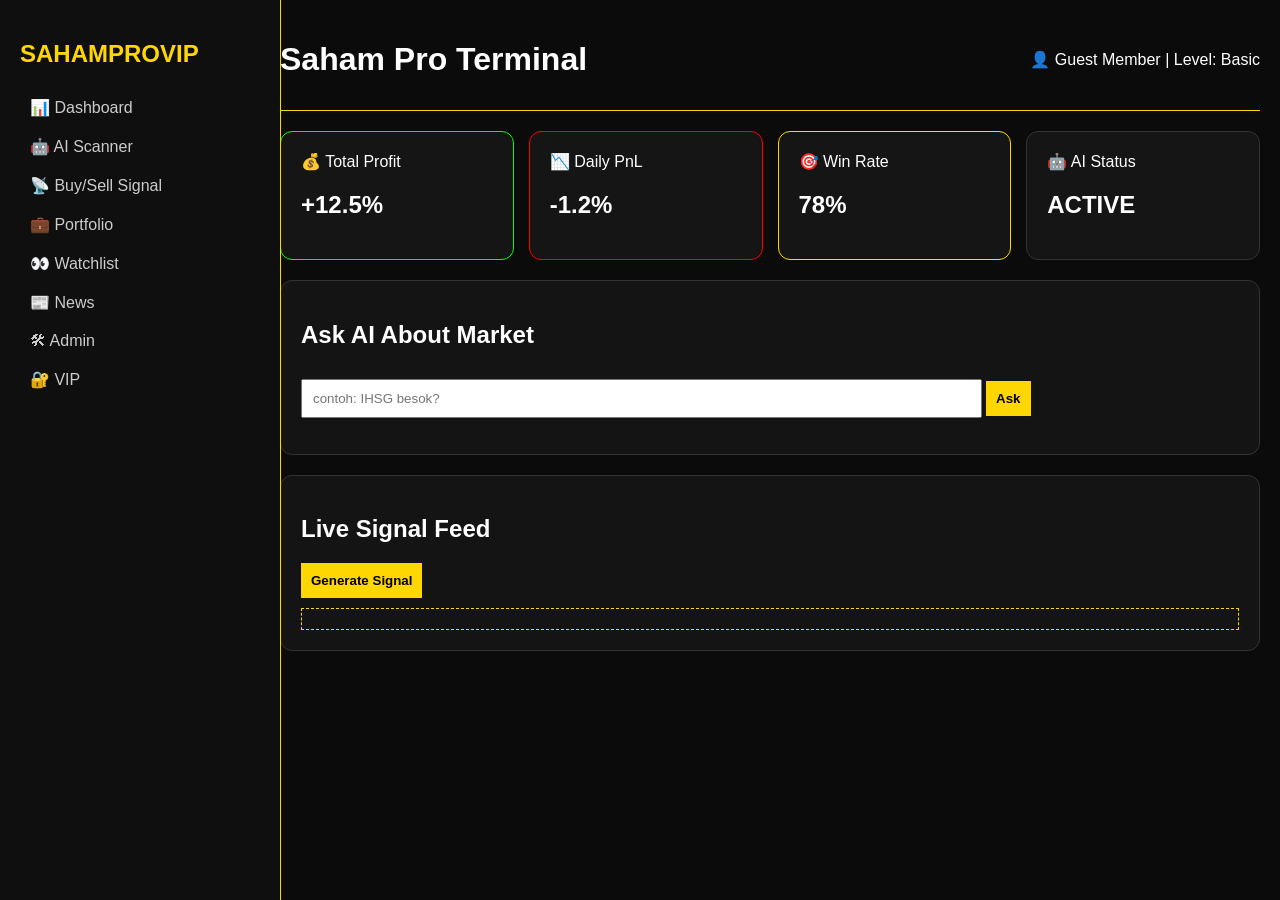
<file: index.html>
<!DOCTYPE html>
<html lang="id">
<head>
  <meta charset="UTF-8">
  <title>Saham Pro Terminal</title>
  <link rel="stylesheet" href="style.css">
</head>

<body>

<!-- SIDEBAR -->
<div class="sidebar">
  <h2 class="logo">SAHAMPROVIP</h2>

  <a href="index.html">📊 Dashboard</a>
  <a href="scanner.html">🤖 AI Scanner</a>
  <a href="signal.html">📡 Buy/Sell Signal</a>
  <a href="portfolio.html">💼 Portfolio</a>
  <a href="watchlist.html">👀 Watchlist</a>
  <a href="news.html">📰 News</a>
  <a href="admin.html">🛠 Admin</a>
  <a href="vip.html">🔐 VIP</a>
</div>

<!-- MAIN CONTENT -->
<div class="main">

  <div class="topbar">
    <h1>Saham Pro Terminal</h1>
    <div class="userbox">
      👤 Guest Member | Level: Basic
    </div>
  </div>

  <!-- MARKET CARDS -->
  <div class="grid">
    <div class="card green">
      💰 Total Profit<br>
      <h2 id="profit">+12.5%</h2>
    </div>

    <div class="card red">
      📉 Daily PnL<br>
      <h2 id="pnl">-1.2%</h2>
    </div>

    <div class="card gold">
      🎯 Win Rate<br>
      <h2>78%</h2>
    </div>

    <div class="card">
      🤖 AI Status<br>
      <h2>ACTIVE</h2>
    </div>
  </div>

  <!-- AI BOX -->
  <div class="panel">
    <h2>Ask AI About Market</h2>

    <input id="aiInput" placeholder="contoh: IHSG besok?" />
    <button onclick="askAI()">Ask</button>

    <p id="aiAnswer"></p>
  </div>

  <!-- LIVE SIGNAL -->
  <div class="panel">
    <h2>Live Signal Feed</h2>
    <button onclick="generateSignal()">Generate Signal</button>
    <div id="signalBox"></div>
  </div>

</div>

<script src="script.js"></script>
</body>
</html>
</file>
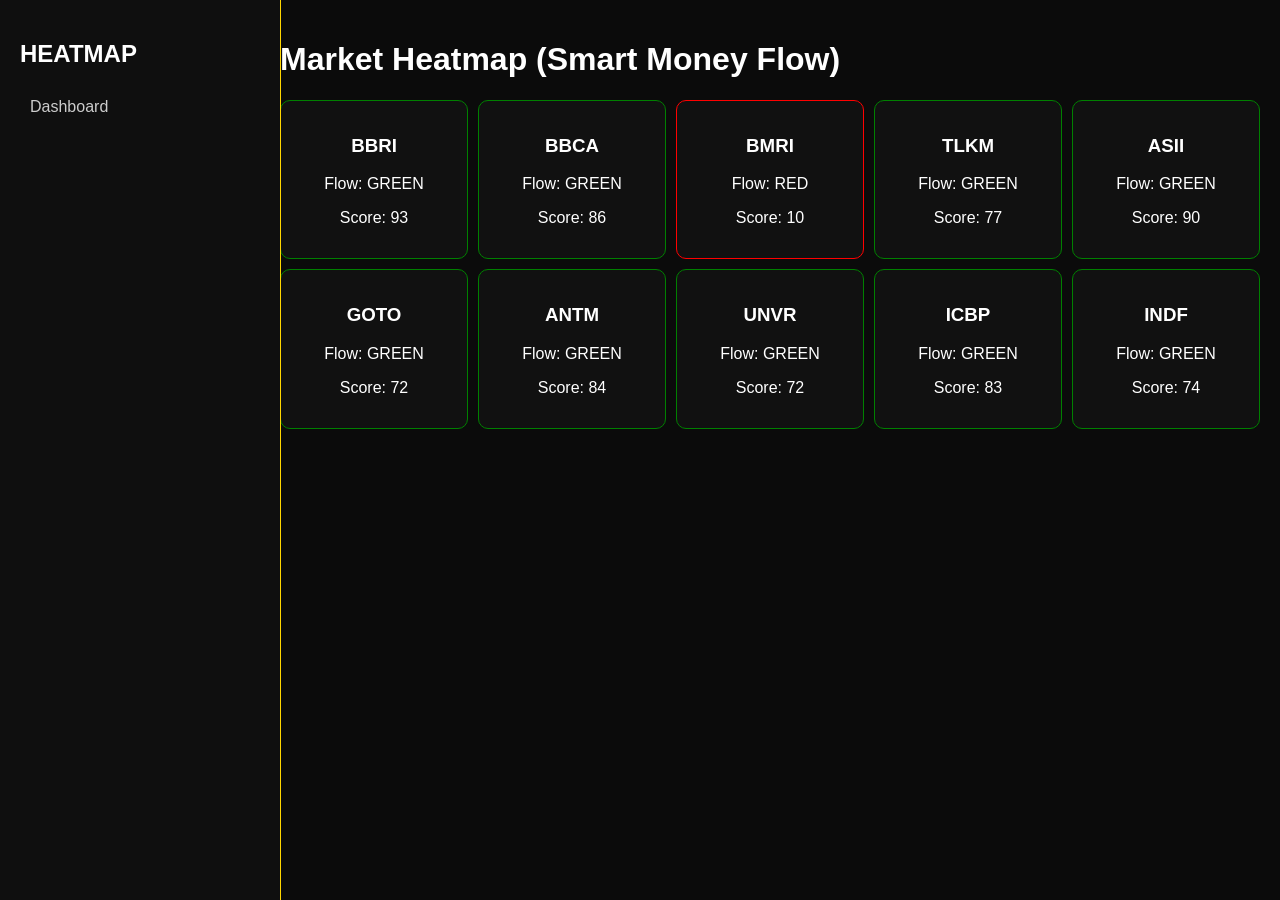
<file: heatmap.html>
<!DOCTYPE html>
<html>
<head>
  <meta charset="UTF-8">
  <title>Market Heatmap</title>
  <link rel="stylesheet" href="style.css">
</head>
<body>

<div class="sidebar">
  <h2>HEATMAP</h2>
  <a href="index.html">Dashboard</a>
</div>

<div class="main">

  <h1>Market Heatmap (Smart Money Flow)</h1>

  <div id="heatmap" class="heatmap"></div>

</div>

<script src="script.js"></script>
</body>
</html>
</file>
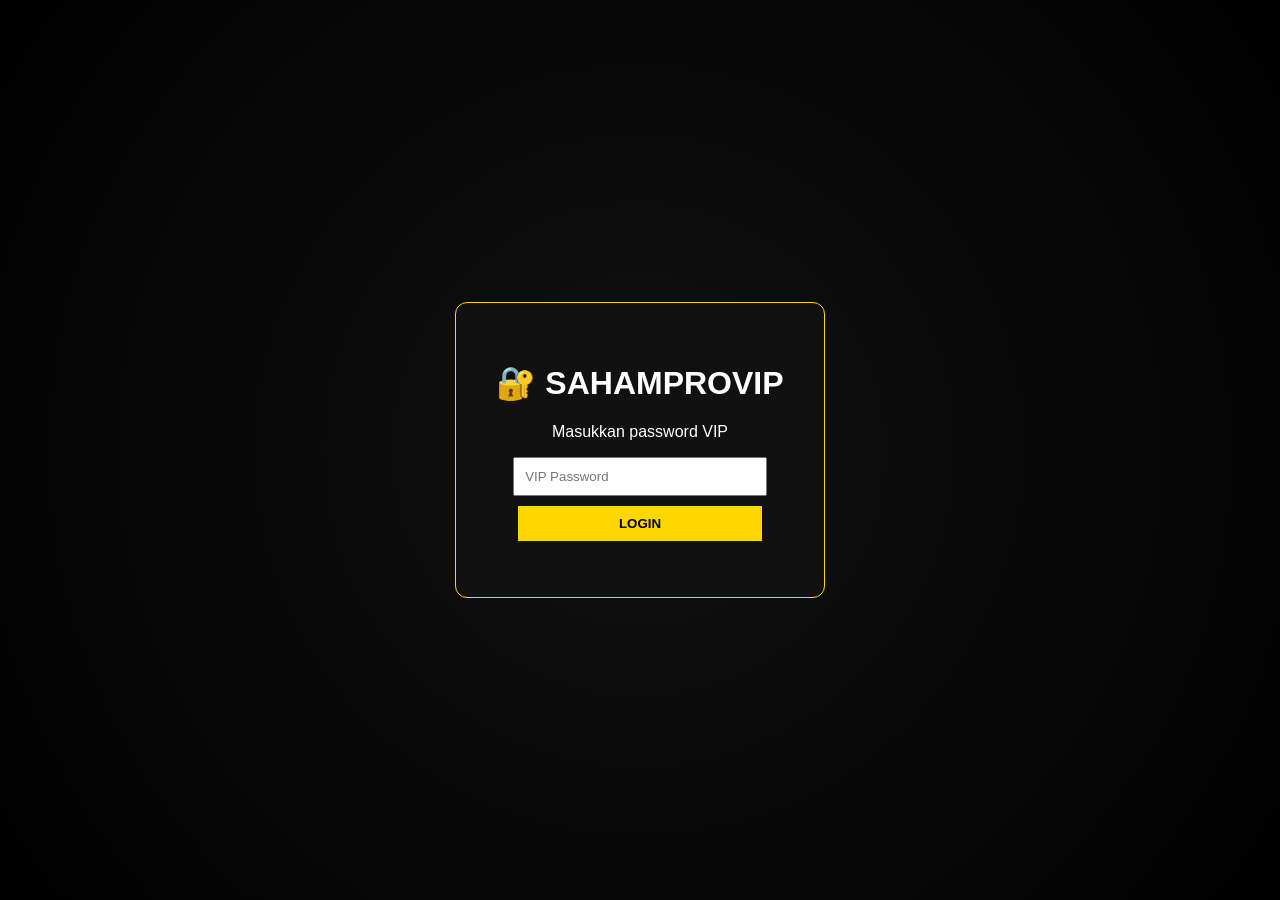
<file: login.html>
<!DOCTYPE html>
<html lang="id">
<head>
  <meta charset="UTF-8">
  <title>VIP Login - Saham Pro</title>
  <link rel="stylesheet" href="style.css">
</head>
<body class="login-body">

<div class="login-box">
  <h1>🔐 SAHAMPROVIP</h1>
  <p>Masukkan password VIP</p>

  <input id="pass" type="password" placeholder="VIP Password">
  <button onclick="login()">LOGIN</button>

  <p id="msg"></p>
</div>

<script src="auth.js"></script>
</body>
</html>
</file>
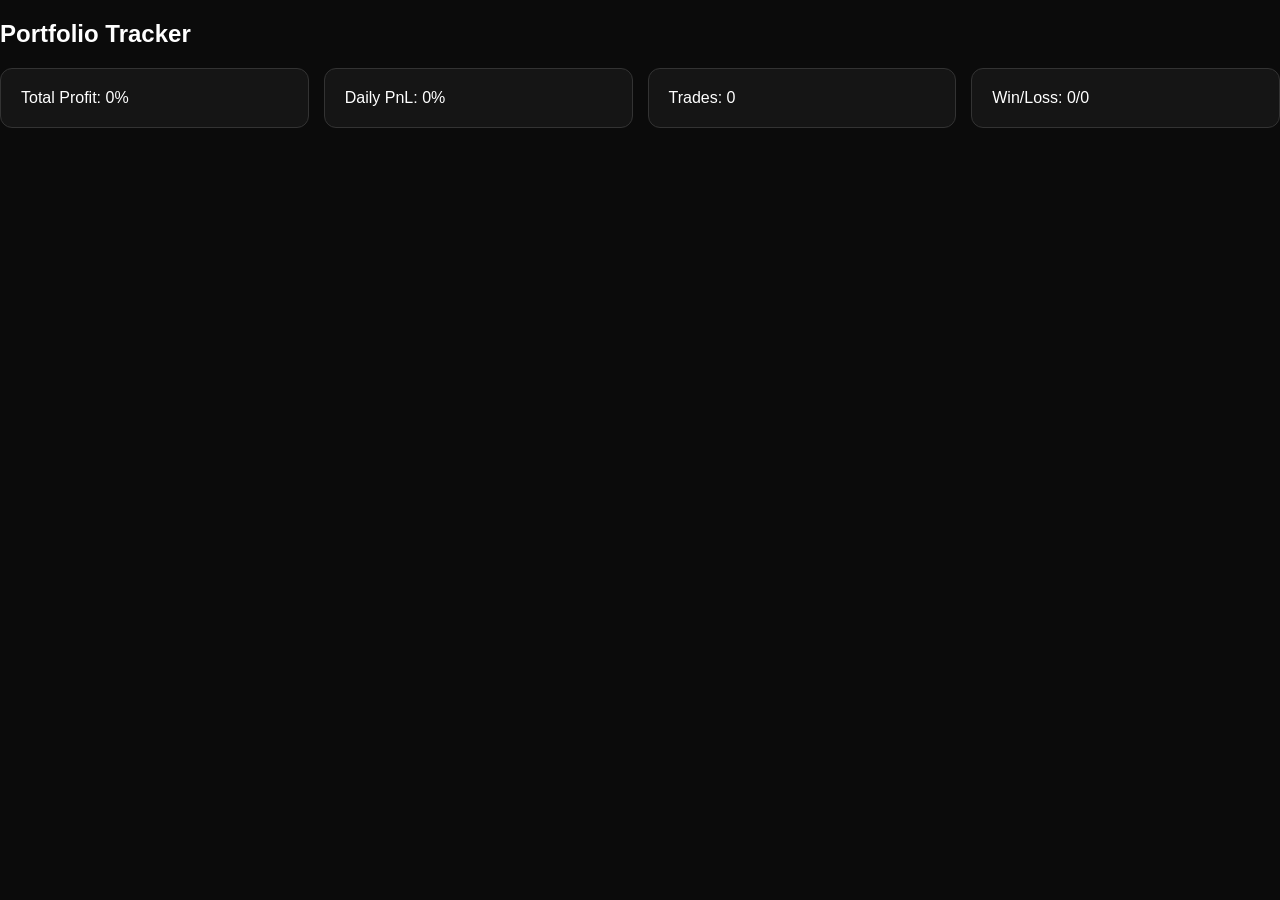
<file: portofolio.html>
<!DOCTYPE html>
<html>
<head>
  <meta charset="UTF-8">
  <title>Portfolio</title>
  <link rel="stylesheet" href="style.css">
</head>
<body>

<nav class="navbar">
  <h1>Portfolio Tracker</h1>
</nav>

<section class="grid">
  <div class="card">Total Profit: <span id="totalProfit">0</span>%</div>
  <div class="card">Daily PnL: <span id="dailyPnl">0</span>%</div>
  <div class="card">Trades: <span id="trades">0</span></div>
  <div class="card">Win/Loss: <span id="winloss">0/0</span></div>
</section>

<script src="script.js"></script>
</body>
</html>
</file>
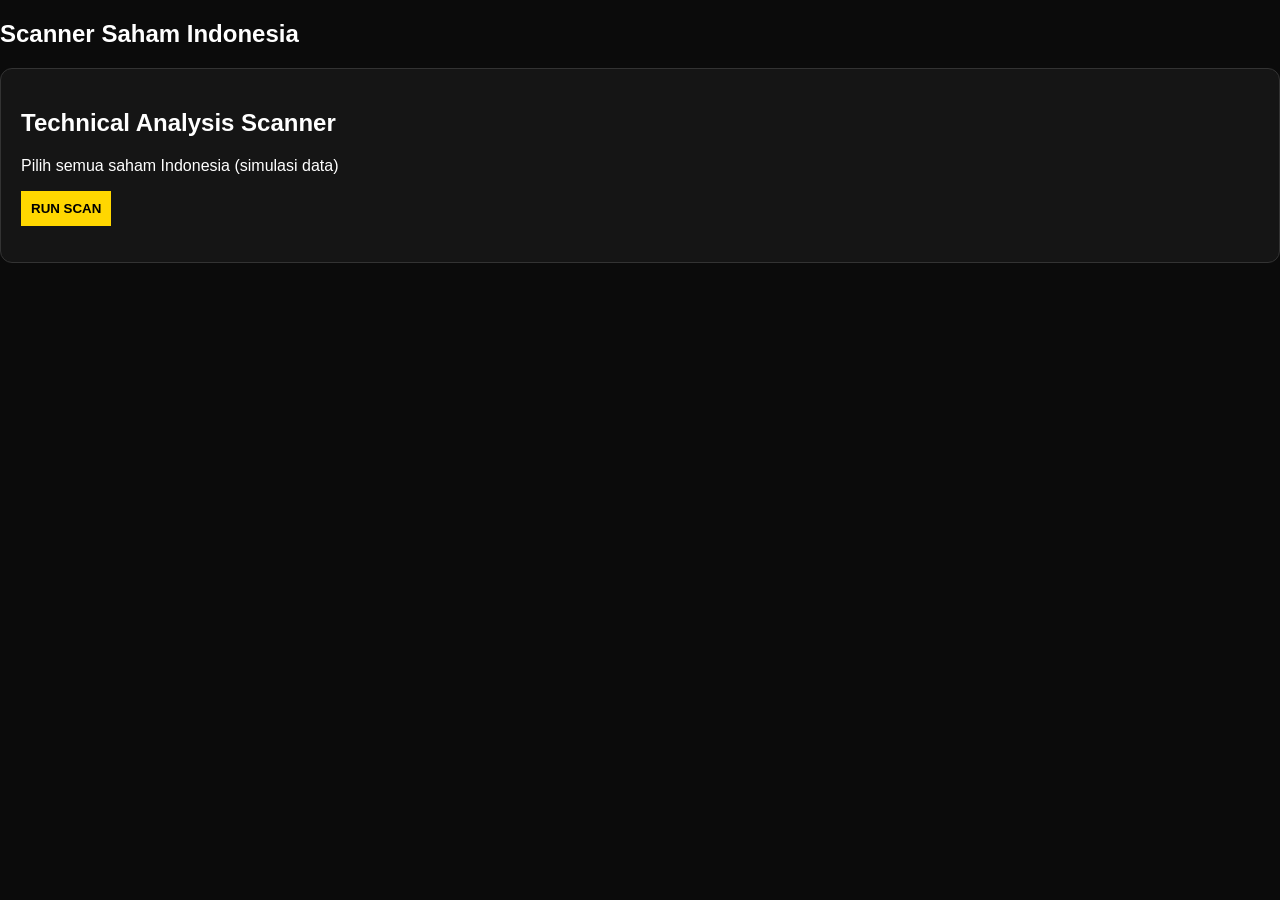
<file: scanner.html>
<!DOCTYPE html>
<html>
<head>
  <meta charset="UTF-8">
  <title>Scanner</title>
  <link rel="stylesheet" href="style.css">
</head>
<body>

<nav class="navbar">
  <h1>Scanner Saham Indonesia</h1>
</nav>

<section class="card">
  <h2>Technical Analysis Scanner</h2>
  <p>Pilih semua saham Indonesia (simulasi data)</p>

  <button onclick="scan()">RUN SCAN</button>

  <ul id="scanResult"></ul>
</section>

<script src="script.js"></script>
</body>
</html>
</file>
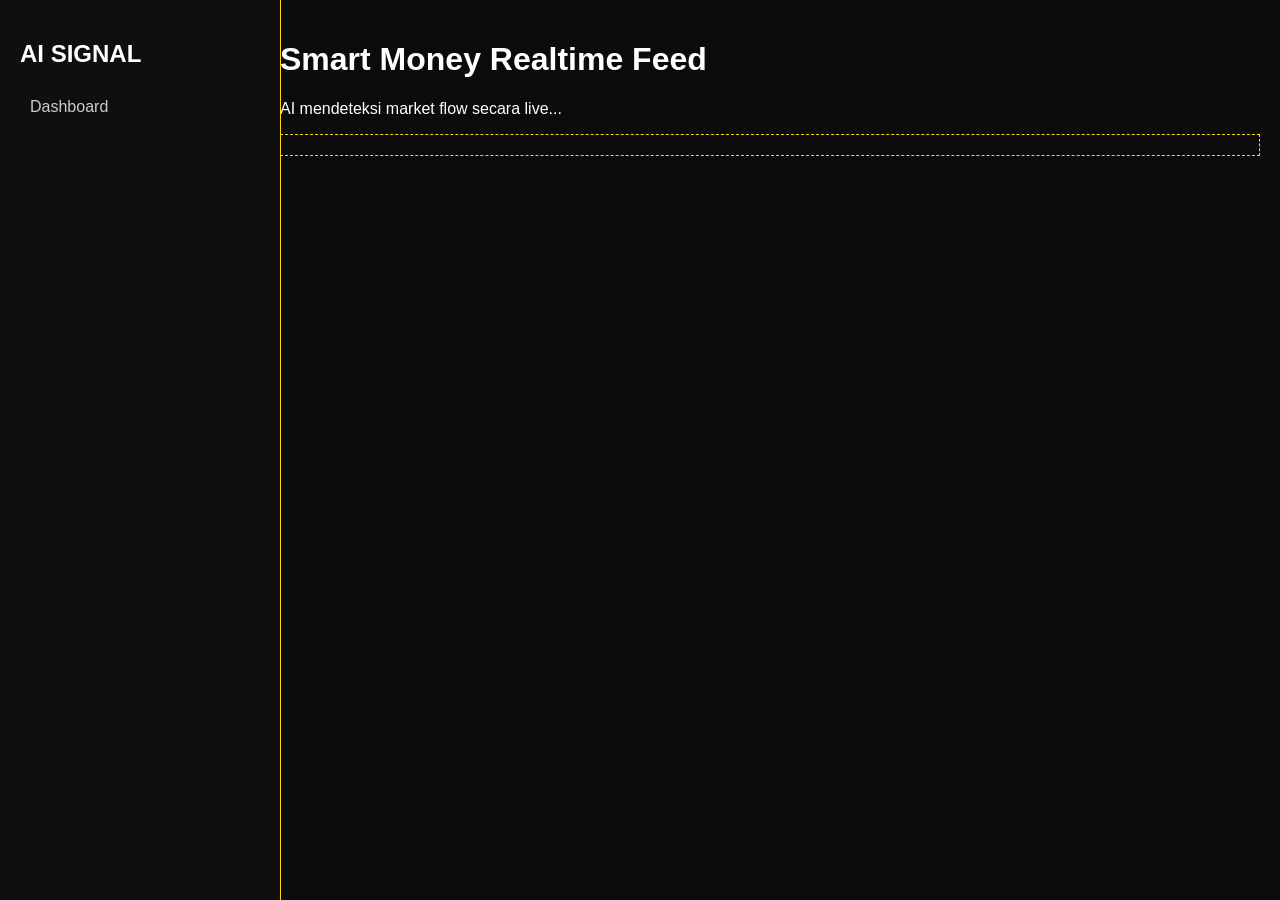
<file: signal.html>
<!DOCTYPE html>
<html>
<head>
  <title>AI Smart Money Signal</title>
  <link rel="stylesheet" href="style.css">
</head>
<body>

<div class="sidebar">
  <h2>AI SIGNAL</h2>
  <a href="index.html">Dashboard</a>
</div>

<div class="main">
  <h1>Smart Money Realtime Feed</h1>

  <p>AI mendeteksi market flow secara live...</p>

  <div id="signalBox"></div>
</div>

<script src="script.js"></script>
</body>
</html>
</file>
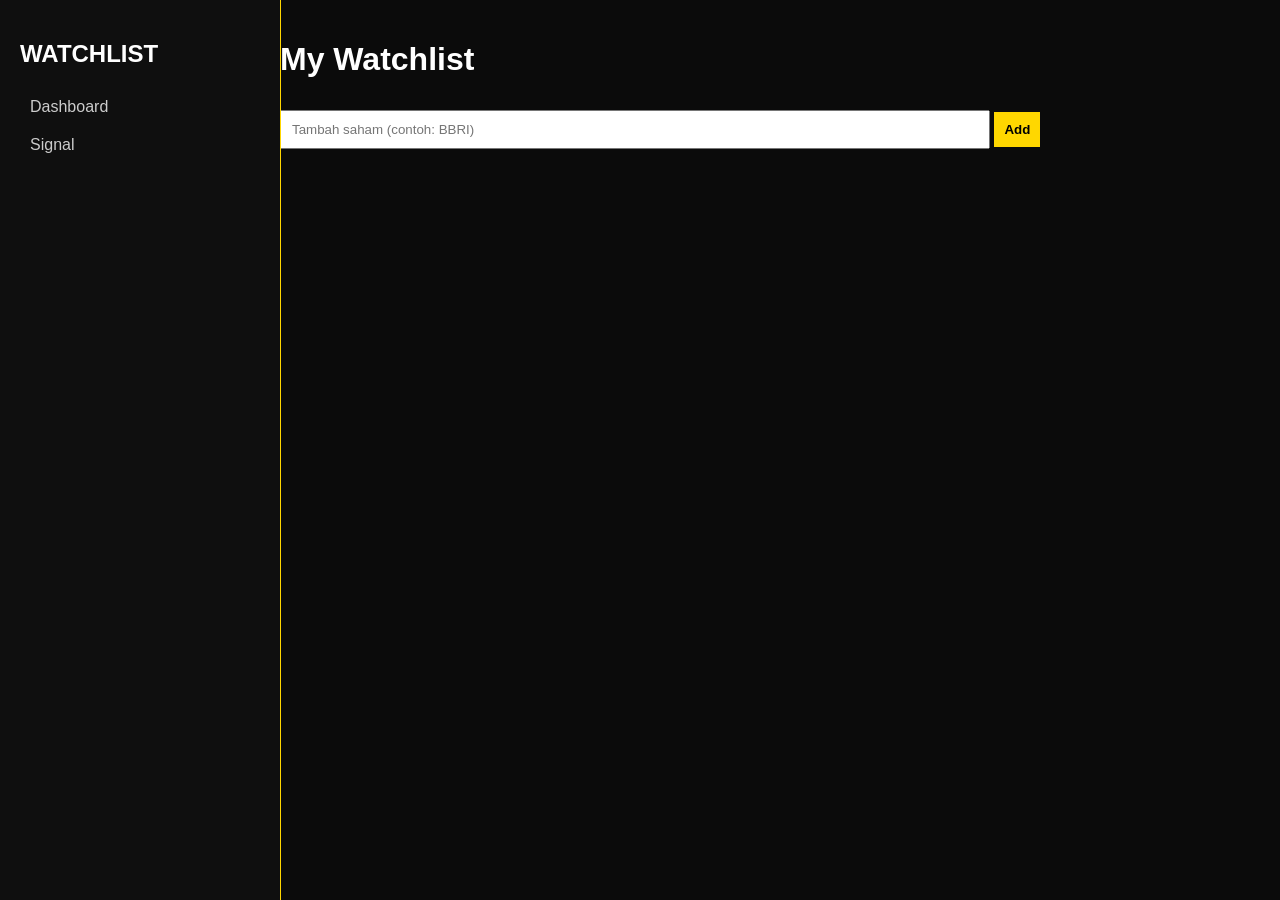
<file: watchlist.html>
<!DOCTYPE html>
<html>
<head>
  <meta charset="UTF-8">
  <title>Watchlist</title>
  <link rel="stylesheet" href="style.css">
</head>
<body>

<div class="sidebar">
  <h2>WATCHLIST</h2>
  <a href="index.html">Dashboard</a>
  <a href="signal.html">Signal</a>
</div>

<div class="main">

  <h1>My Watchlist</h1>

  <input id="stockInput" placeholder="Tambah saham (contoh: BBRI)">
  <button onclick="addStock()">Add</button>

  <div id="watchlistBox" class="watchlist"></div>

</div>

<script src="script.js"></script>
</body>
</html>
</file>
<file: style.css>
.login-body {
  display: flex;
  justify-content: center;
  align-items: center;
  height: 100vh;
  background: radial-gradient(circle, #111, black);
}

.login-box {
  padding: 40px;
  border: 1px solid gold;
  border-radius: 12px;
  text-align: center;
  background: #111;
}

.login-box input {
  display: block;
  margin: 10px auto;
  padding: 10px;
  width: 80%;
}

.login-box button {
  width: 85%;
}

body {
  margin: 0;
  font-family: Arial;
  background: #0b0b0b;
  color: #fff;
}

/* SIDEBAR */
.sidebar {
  width: 240px;
  height: 100vh;
  position: fixed;
  background: #0f0f0f;
  border-right: 1px solid gold;
  padding: 20px;
}

.sidebar .logo {
  color: gold;
  margin-bottom: 20px;
}

.sidebar a {
  display: block;
  color: #ccc;
  padding: 10px;
  text-decoration: none;
}

.sidebar a:hover {
  background: gold;
  color: black;
}

/* MAIN */
.main {
  margin-left: 260px;
  padding: 20px;
}

/* TOPBAR */
.topbar {
  display: flex;
  justify-content: space-between;
  align-items: center;
  border-bottom: 1px solid gold;
  padding-bottom: 10px;
}

/* GRID */
.grid {
  display: grid;
  grid-template-columns: repeat(4, 1fr);
  gap: 15px;
  margin-top: 20px;
}

.card {
  background: #151515;
  padding: 20px;
  border-radius: 12px;
  border: 1px solid #333;
}

.green { border: 1px solid lime; }
.red { border: 1px solid red; }
.gold { border: 1px solid gold; }

/* PANEL */
.panel {
  margin-top: 20px;
  background: #141414;
  padding: 20px;
  border-radius: 12px;
  border: 1px solid #333;
}

/* INPUT */
input {
  width: 70%;
  padding: 10px;
  margin-top: 10px;
}

button {
  padding: 10px;
  background: gold;
  border: none;
  cursor: pointer;
  font-weight: bold;
}

#signalBox {
  margin-top: 10px;
  padding: 10px;
  border: 1px dashed gold;
}

/* SIGNAL CARD */
.signal-card {
  padding: 15px;
  border: 1px solid gold;
  background: #111;
  border-radius: 10px;
}

/* TOAST NOTIF */
.toast {
  position: fixed;
  bottom: 20px;
  right: 20px;
  background: black;
  border: 1px solid gold;
  color: white;
  padding: 12px;
  border-radius: 8px;
  animation: fadein 0.3s;
}

@keyframes fadein {
  from { opacity: 0; transform: translateY(20px); }
  to { opacity: 1; transform: translateY(0); }
}

.watchlist {
  margin-top: 20px;
}

.watch-item {
  display: flex;
  justify-content: space-between;
  padding: 10px;
  margin: 5px 0;
  background: #111;
  border: 1px solid gold;
  border-radius: 8px;
}

.watch-item button {
  background: red;
  color: white;
  border: none;
  cursor: pointer;
}

.heatmap {
  display: grid;
  grid-template-columns: repeat(5, 1fr);
  gap: 10px;
  margin-top: 20px;
}

.heat-item {
  padding: 15px;
  background: #111;
  border-radius: 10px;
  text-align: center;
}
</file>
